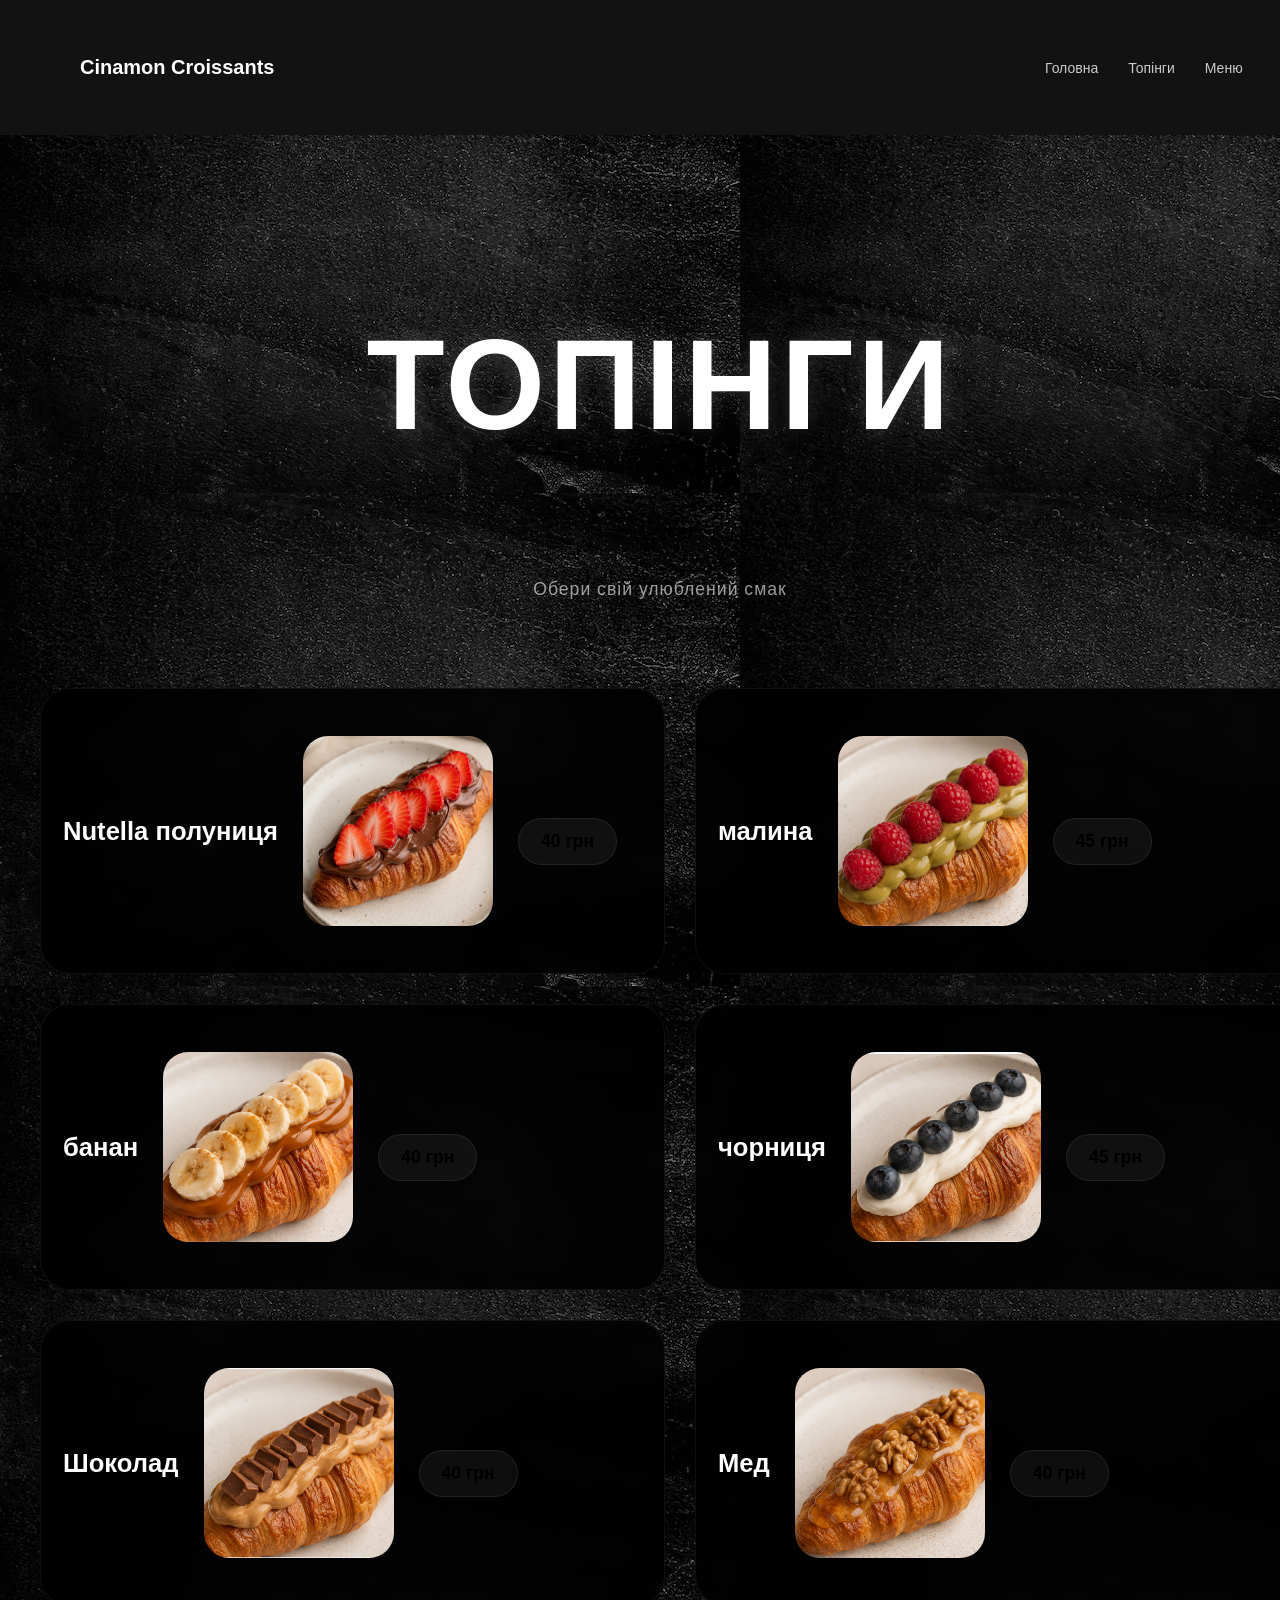
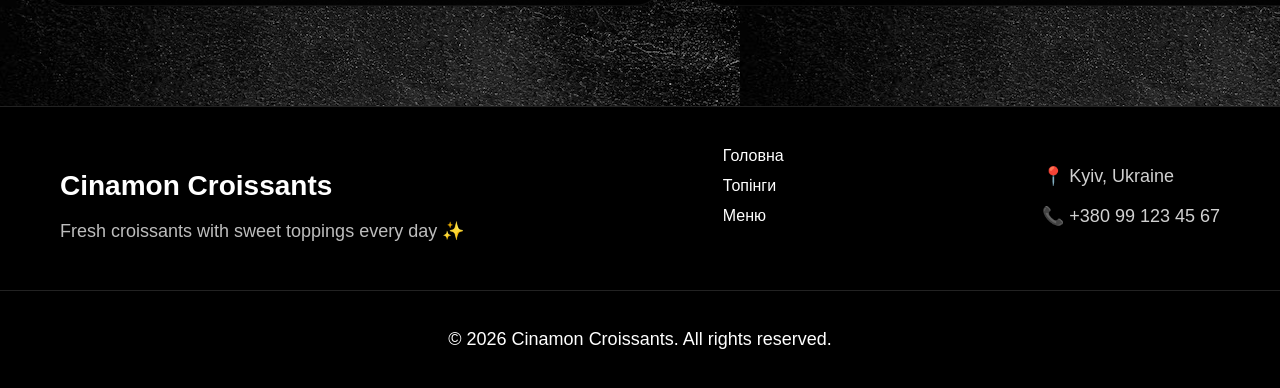
<file: abc.html>
<!DOCTYPE html>
<html lang="uk">

<head>
    <meta charset="UTF-8" />
    <meta name="viewport" content="width=device-width, intial-scale=1.0" />
    <title>Cinamon croissant</title>
    <link rel="stylesheet" href="style.css" />
</head>

<body>
    <header class="header">
        <div class="container">
            <div class="logo">Cinamon Croissants</div>

            <nav class="nav">
                <a href="index.html">Головна</a>
                <a href="abc.html">Топінги</a>
                <a href="Menu.html">Меню</a>
            </nav>
        </div>
    </header>
    <main>
        <section class="hero">
    <h1>Топінги</h1>
    <p>Обери свій улюблений смак</p>
</section>

<section class="container">

    <div class="card">
        <h2>Nutella полуниця</h2>

        <img src="img/last.png">

        

        <div class="price">
            <span>40 грн</span>
        </div>
    </div>

    <div class="card">
        <h2>малина</h2>

        <img src="img/malina.png">

        

        <div class="price">
            <span>45 грн</span>
        </div>
    </div>

    <div class="card">
        <h2>банан</h2>

        <img src="img/banan.png">

        

        <div class="price">
            <span>40 грн</span>
        </div>
    </div>

    <div class="card">
        <h2>чорниця</h2>

        <img src="img/blueberry.png">

        

        <div class="price">
            <span>45 грн</span>
        </div>
    </div>

    <div class="card">
        <h2>Шоколад</h2>

        <img src="img/choc.png">

        

        <div class="price">
            <span>40 грн</span>
        </div>
    </div>

    <div class="card">
        <h2>Мед </h2>

        <img src="img/horih.png">

        

        <div class="price">
            <span>40 грн</span>
        </div>
    </div>

</section>
    </main>
    <footer class="footer">
    <div class="footer-container">
        <div class="footer-logo">
            <h2>Cinamon Croissants</h2>
            <p>Fresh croissants with sweet toppings every day ✨</p>
        </div>

        <div class="footer-links">
            <a href="#">Головна</a>
            <a href="#">Топінги</a>
            <a href="#">Меню</a>
        </div>

        <div class="footer-contact">
            <p>📍 Kyiv, Ukraine</p>
            <p>📞 +380 99 123 45 67</p>
        </div>
    </div>

    <div class="footer-bottom">
        <p>© 2026 Cinamon Croissants. All rights reserved.</p>
    </div>
</footer>
</body>

</html>
</file>
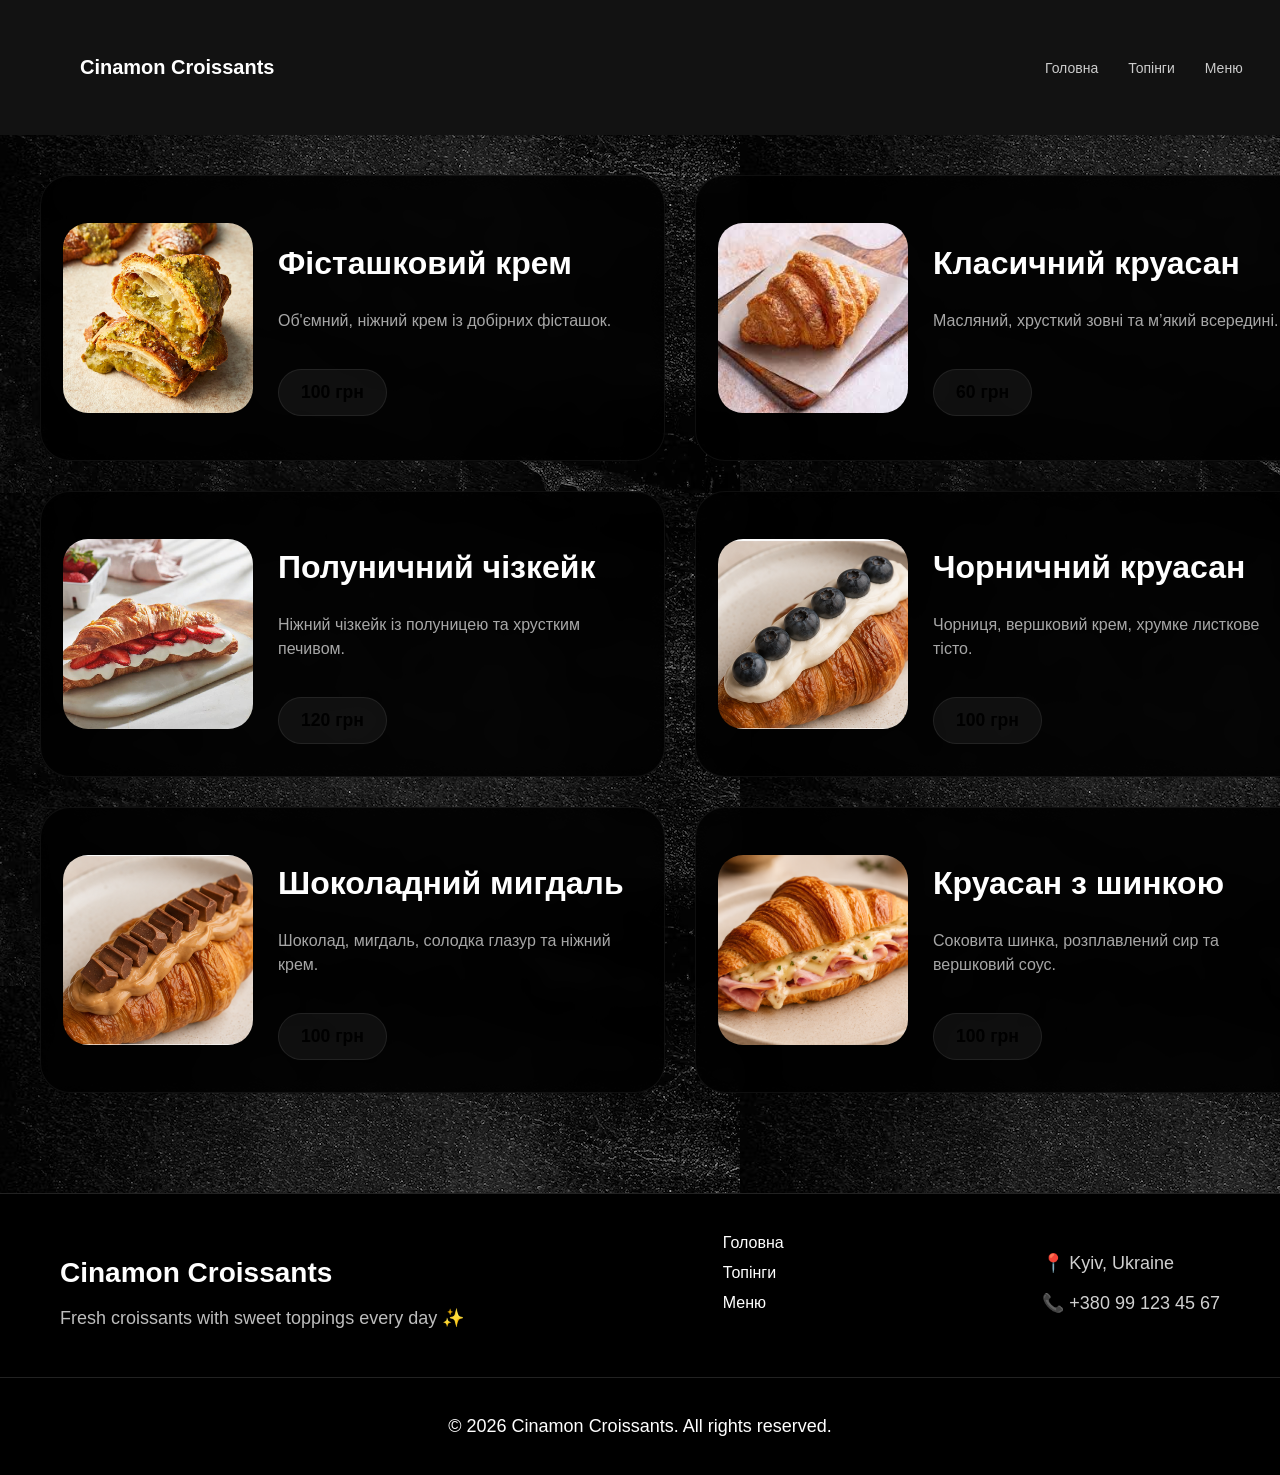
<file: Menu.html>
<!DOCTYPE html>
<html lang="uk">

<head>
    <meta charset="UTF-8" />
    <meta name="viewport" content="width=device-width, intial-scale=1.0" />
    <title>Cinamon croissant</title>
    <link rel="stylesheet" href="style.css" />
</head>

<body>
    <header class="header">
        <div class="container">
            <div class="logo">Cinamon Croissants</div>

            <nav class="nav">
                <a href="index.html">Головна</a>
                <a href="abc.html">Топінги</a>
                <a href="Menu.html">Меню</a>
            </nav>
        </div>
    </header>
    <main>
        <section class="container">

   

    <div class="card">
        <img src="img/pist.webp">

        <div class="card-content">
            <h2>Фісташковий крем</h2>

            <p>
                Об'ємний, ніжний крем із добірних фісташок.
            </p>

            <div class="price">
                <span>100 грн</span>
            </div>
        </div>
    </div>

    

    <div class="card">
        <img src="img/bue.jpg">

        <div class="card-content">
            <h2>Класичний круасан</h2>

            <p>
                Масляний, хрусткий зовні та м’який всередині.
            </p>

            <div class="price">
                <span>60 грн</span>
            </div>
        </div>
    </div>

    

    <div class="card">
        <img src="img/stra.jpg">

        <div class="card-content">
            <h2>Полуничний чізкейк</h2>

            <p>
                Ніжний чізкейк із полуницею та хрустким печивом.
            </p>

            <div class="price">
                <span>120 грн</span>
            </div>
        </div>
    </div>

   

    <div class="card">
        <img src="img/blueberry.png">

        <div class="card-content">
            <h2>Чорничний круасан</h2>

            <p>
                Чорниця, вершковий крем, хрумке листкове тісто.
            </p>

            <div class="price">
                <span>100 грн</span>
            </div>
        </div>
    </div>

    

    <div class="card">
        <img src="img/choc.png">

        <div class="card-content">
            <h2>Шоколадний мигдаль</h2>

            <p>
                Шоколад, мигдаль, солодка глазур та ніжний крем.
            </p>

            <div class="price">
                <span>100 грн</span>
            </div>
        </div>
    </div>

    

    <div class="card">
        <img src="img/ham.png">

        <div class="card-content">
            <h2>Круасан з шинкою</h2>

            <p>
                Соковита шинка, розплавлений сир та вершковий соус.
            </p>

            <div class="price">
                <span>100 грн</span>
            </div>
        </div>
    </div>

</section>
    </main>
    <footer class="footer">
    <div class="footer-container">
        <div class="footer-logo">
            <h2>Cinamon Croissants</h2>
            <p>Fresh croissants with sweet toppings every day ✨</p>
        </div>

        <div class="footer-links">
            <a href="#">Головна</a>
            <a href="#">Топінги</a>
            <a href="#">Меню</a>
        </div>

        <div class="footer-contact">
            <p>📍 Kyiv, Ukraine</p>
            <p>📞 +380 99 123 45 67</p>
        </div>
    </div>

    <div class="footer-bottom">
        <p>© 2026 Cinamon Croissants. All rights reserved.</p>
    </div>
</footer>
</body>

</html>
</file>
<file: style.css>
body {
    font-family: Arial, Helvetica, sans-serif;
    background: url("img/black-background.avif");
    margin: 0px;
}

.Menu {
    margin-left: 75%;
}

.text {
    width: 300px;
    color: white;
}

.Cinamon {
    display: flex;
}

.pistachio {
    display: flex;
    color: white;
    border: 4px solid black;
    font-size: 40px;
    background-color: #121212;
    padding: 5px;
    margin-top: 20px;
}

.Raspberry {
    color: white;
    border: 4px solid black;
    font-size: 40px;
    background-color: #121212;
    padding: 5px;
    margin-top: 20px;
}

.pist {
    width: 50px;
    height: 50px;
}

.zamov {
    background-color: #1a1a1a;
    display: flex;
    align-items: center;
    align-self: center;
    padding: 10px;
    border: 2px solid black;
}

.item-title {
    margin-top: 100px;
    display: block;    
}

.ps {
    background-color: #1a1a1a;
    margin: 20px;
    border: 2px solid black;
}

.header {
  position: sticky;   /* stays on top */
  top: 0;
  background: #121212;
  padding: 16px 40px;
  z-index: 1000;
}

/* FLEX CONTAINER */
.container {
  display: flex;
  align-items: center;
  justify-content: space-between;
}

/* LOGO */
.logo {
  color: white;
  font-weight: bold;
  font-size: 20px;
}

/* NAV */
.nav {
  display: flex;
  gap: 30px;
  margin-left: 350px;
}

.nav a {
  color: #ccc;
  text-decoration: none;
  font-size: 14px;
  transition: 0.2s;
}

.nav a:hover {
  color: white;
}

/* BUTTON */
.actions button {
  background: white;
  border: none;
  padding: 10px 18px;
  border-radius: 999px;
  cursor: pointer;
}

.grid {
  display: grid;
  grid-template-columns: repeat(3, 1fr); 
  gap: 10px;
}

.grid div {
  background: black;
  padding: 20px;
  border-radius: 50px;
}

.po {
  color: white;
}

p {
  color: white;
  font-size: large;
  font-family: 'Franklin Gothic Medium', 'Arial Narrow', Arial, sans-serif;
}

.ins {
  color: grey;
}

img {
  border-radius: 50px;
}

.container-title {
  text-align: center;
  font-size: 10em;
  color: white;
}

.footer{
    background: #000;
    color: white;
    margin-top: 60px;
    padding-top: 40px;
    border-top: 1px solid #222;
}

.footer-container{
    display: flex;
    justify-content: space-between;
    flex-wrap: wrap;
    gap: 30px;
    padding: 0 60px 30px;
}

.footer-logo h2{
    font-size: 28px;
    margin-bottom: 10px;
}

.footer-logo p{
    color: #bdbdbd;
}

.footer-links{
    display: flex;
    flex-direction: column;
    gap: 12px;
}

.footer-links a{
    color: white;
    text-decoration: none;
    transition: 0.3s;
}

.footer-links a:hover{
    color: #d4a373;
}

.footer-contact p{
    margin-bottom: 10px;
    color: #d0d0d0;
}

.footer-bottom{
    text-align: center;
    border-top: 1px solid #222;
    padding: 20px;
    color: #888;
    font-size: 14px;
}

.menu-section{
    padding: 70px 60px;
    background: #000;
    color: white;
}

.menu-title{
    text-align: center;
    font-size: 48px;
    margin-bottom: 50px;
}

.menu-container{
    display: grid;
    grid-template-columns: repeat(auto-fit, minmax(320px, 1fr));
    gap: 35px;
}

.menu-card{
    background: #0d0d0d;
    border-radius: 30px;
    overflow: hidden;
    transition: 0.4s;
    border: 1px solid #1b1b1b;
}

.menu-card:hover{
    transform: translateY(-10px);
}

.menu-card img{
    width: 100%;
    height: 250px;
    object-fit: cover;
}

.menu-card h2{
    font-size: 28px;
    margin: 20px;
}

.menu-card p{
    color: #bdbdbd;
    margin: 0 20px 20px;
    line-height: 1.5;
}

.menu-card span{
    display: inline-block;
    margin: 0 20px 25px;
    font-size: 24px;
    font-weight: bold;
    color: #d4a373;
}

.hero{
    width: 100%;
    padding: 70px 20px 30px;

    display: flex;
    flex-direction: column;
    justify-content: center;
    align-items: center;

    position: relative;
}

.hero h1{
    font-size: 8rem;
    font-weight: 700;

    color: white;

    text-transform: uppercase;
    letter-spacing: 4px;

    text-shadow:
    0 0 20px rgba(255,255,255,0.15);

    animation: fadeUp 1s ease;
}

.hero p{
    margin-top: 15px;

    color: rgba(255,255,255,0.6);

    font-size: 1.1rem;
    letter-spacing: 1px;
    
}

/* TOPPINGS GRID */

.container{
    width: 100%;

    padding: 20px 45px 80px;

    display: grid;
    grid-template-columns: repeat(auto-fit,minmax(350px,1fr));

    gap: 35px;
}

/* CARD */

.card{
    background: rgba(0,0,0,0.88);

    border-radius: 35px;

    padding: 22px;

    overflow: hidden;

    position: relative;

    border: 1px solid rgba(255,255,255,0.06);

    transition: .4s ease;

    backdrop-filter: blur(8px);
    font-size: 0.5rem;
    }

.card:hover{
    transform: translateY(-10px);

    box-shadow:
    0 20px 50px rgba(0,0,0,0.55);
}

.card::before{
    content: "";

    position: absolute;
    inset: 0;

    background:
    linear-gradient(
        135deg,
        rgba(255,255,255,0.05),
        transparent 40%
    );

    opacity: 0;

    transition: .4s;
}

.card:hover::before{
    opacity: 1;
}

.card h2{
    font-size: 1.6rem;
    margin-bottom: 20px;

    line-height: 1.3;
}

/* IMAGE */

.card img{
    width: 100%;
    height: 260px;

    object-fit: cover;

    border-radius: 28px;

    transition: .5s ease;
}

.card:hover img{
    transform: scale(1.05);
}

/* PRICE */

.price{
    margin-top: 20px;

    font-size: 1.5rem;
    font-weight: bold;

    display: flex;
    align-items: center;
    justify-content: space-between;
}

.price span{
    padding: 10px 18px;

    border-radius: 999px;

    background: rgba(255,255,255,0.06);

    border: 1px solid rgba(255,255,255,0.08);
}

/* ANIMATION */

@keyframes fadeUp{
    from{
        opacity: 0;
        transform: translateY(40px);
    }

    to{
        opacity: 1;
        transform: translateY(0);
    }
}

h2 {
    color: white;
    
}

.container{
    width: 100%;
    padding: 40px;

    display: grid;
    grid-template-columns: repeat(auto-fit,minmax(420px,1fr));
    gap: 30px;
   
}

/* CARD */

.card{
    height: 240px;

    background: rgba(0,0,0,0.88);

    border-radius: 30px;

    padding: 22px;

    display: flex;
    align-items: center;
    gap: 25px;

    position: relative;
    overflow: hidden;

    border: 1px solid rgba(255,255,255,0.06);

    transition: .45s ease;

    animation: fadeUp .8s ease;
}

.card:hover{
    transform:
    translateY(-10px)
    scale(1.02);

    box-shadow:
    0 25px 50px rgba(0,0,0,.55);
}

.card::before{
    content: "";

    position: absolute;
    inset: 0;

    background:
    linear-gradient(
        135deg,
        rgba(255,255,255,.05),
        transparent 40%
    );

    opacity: 0;

    transition: .4s;
}

.card:hover::before{
    opacity: 1;
}

/* IMAGE */

.card img{
    width: 190px;
    height: 190px;

    object-fit: cover;

    border-radius: 25px;

    transition: .5s ease;

    flex-shrink: 0;
}

.card:hover img{
    transform:
    scale(1.08)
    rotate(-2deg);
}

/* TEXT */

.card-content{
    display: flex;
    flex-direction: column;
    justify-content: center;

    height: 100%;
}

.card-content h2{
    font-size: 2rem;
    margin-bottom: 12px;

    line-height: 1.1;

    color: white;
}

.card-content p{
    color: rgba(255,255,255,0.65);

    font-size: 1rem;
    line-height: 1.5;

    max-width: 350px;
}

/* PRICE */

.price{
    margin-top: 20px;
}

.price span{
    padding: 12px 22px;

    background: rgba(255,255,255,0.05);

    border: 1px solid rgba(255,255,255,0.08);

    border-radius: 999px;

    font-size: 1.1rem;
    font-weight: bold;

    transition: .3s;
}

.card:hover .price span{
    background: white;
    color: black;
}

/* ANIMATION */

@keyframes fadeUp{
    from{
        opacity: 0;
        transform: translateY(40px);
    }

    to{
        opacity: 1;
        transform: translateY(0);
    }
}

.main-banner{
    width: 100%;
    height: 85vh;

    position: relative;

    display: flex;
    align-items: center;
    justify-content: space-between;

    padding: 0 80px;

    overflow: hidden;

    background:
    linear-gradient(
        to right,
        rgba(0,0,0,.92),
        rgba(0,0,0,.65)
    ),
    url("bg.jpg");

    background-size: cover;
    background-position: center;
}

.overlay{
    position: absolute;
    inset: 0;

    background:
    radial-gradient(
        circle at top right,
        rgba(255,255,255,.05),
        transparent 30%
    );
}

/* LEFT SIDE */

.banner-content{
    position: relative;
    z-index: 2;

    max-width: 650px;

    animation: fadeUp 1s ease;
}

.small-text{
    color: #c9a15c;

    letter-spacing: 3px;
    text-transform: uppercase;

    margin-bottom: 20px;

    font-size: .9rem;
}

.banner-content h1{
    font-size: 5.5rem;
    line-height: 1.05;

    color: white;

    margin-bottom: 25px;
}

.description{
    color: rgba(255,255,255,.65);

    font-size: 1.2rem;
    line-height: 1.7;

    margin-bottom: 35px;
}

/* BUTTONS */

.buttons{
    display: flex;
    gap: 20px;
}

.btn-primary,
.btn-secondary{
    padding: 16px 32px;

    border-radius: 999px;

    text-decoration: none;

    font-weight: bold;

    transition: .35s;
}

.btn-primary{
    background: white;
    color: black;
}

.btn-primary:hover{
    transform: translateY(-4px);

    box-shadow:
    0 10px 25px rgba(255,255,255,.2);
}

.btn-secondary{
    border: 1px solid rgba(255,255,255,.15);

    color: white;

    backdrop-filter: blur(8px);
}

.btn-secondary:hover{
    background: rgba(255,255,255,.08);
}

/* RIGHT CARD */

.floating-card{
    margin-right: 100px;
    width: 370px;

    background: rgba(0,0,0,.75);

    border-radius: 35px;

    padding: 20px;

    border: 1px solid rgba(255,255,255,.08);

    position: relative;
    z-index: 2;

    animation:
    float 4s ease-in-out infinite;
    
}

.floating-card img{
    width: 100%;
    height: 320px;

    object-fit: cover;

    border-radius: 25px;
}

.floating-info{
    margin-top: 20px;

    display: flex;
    justify-content: space-between;
    align-items: center;
}

.floating-info h3{
    color: white;
    font-size: 1.5rem;
}

.floating-info span{
    color: #c9a15c;

    font-size: 1.2rem;
    font-weight: bold;
}

/* ANIMATIONS */

@keyframes fadeUp{
    from{
        opacity: 0;
        transform: translateY(50px);
    }

    to{
        opacity: 1;
        transform: translateY(0);
    }
}

@keyframes float{
    0%{
        transform: translateY(0px);
    }

    50%{
        transform: translateY(-15px);
    }

    100%{
        transform: translateY(0px);
    }
}

.fonter {
    font-size: x-small;
}
</file>
